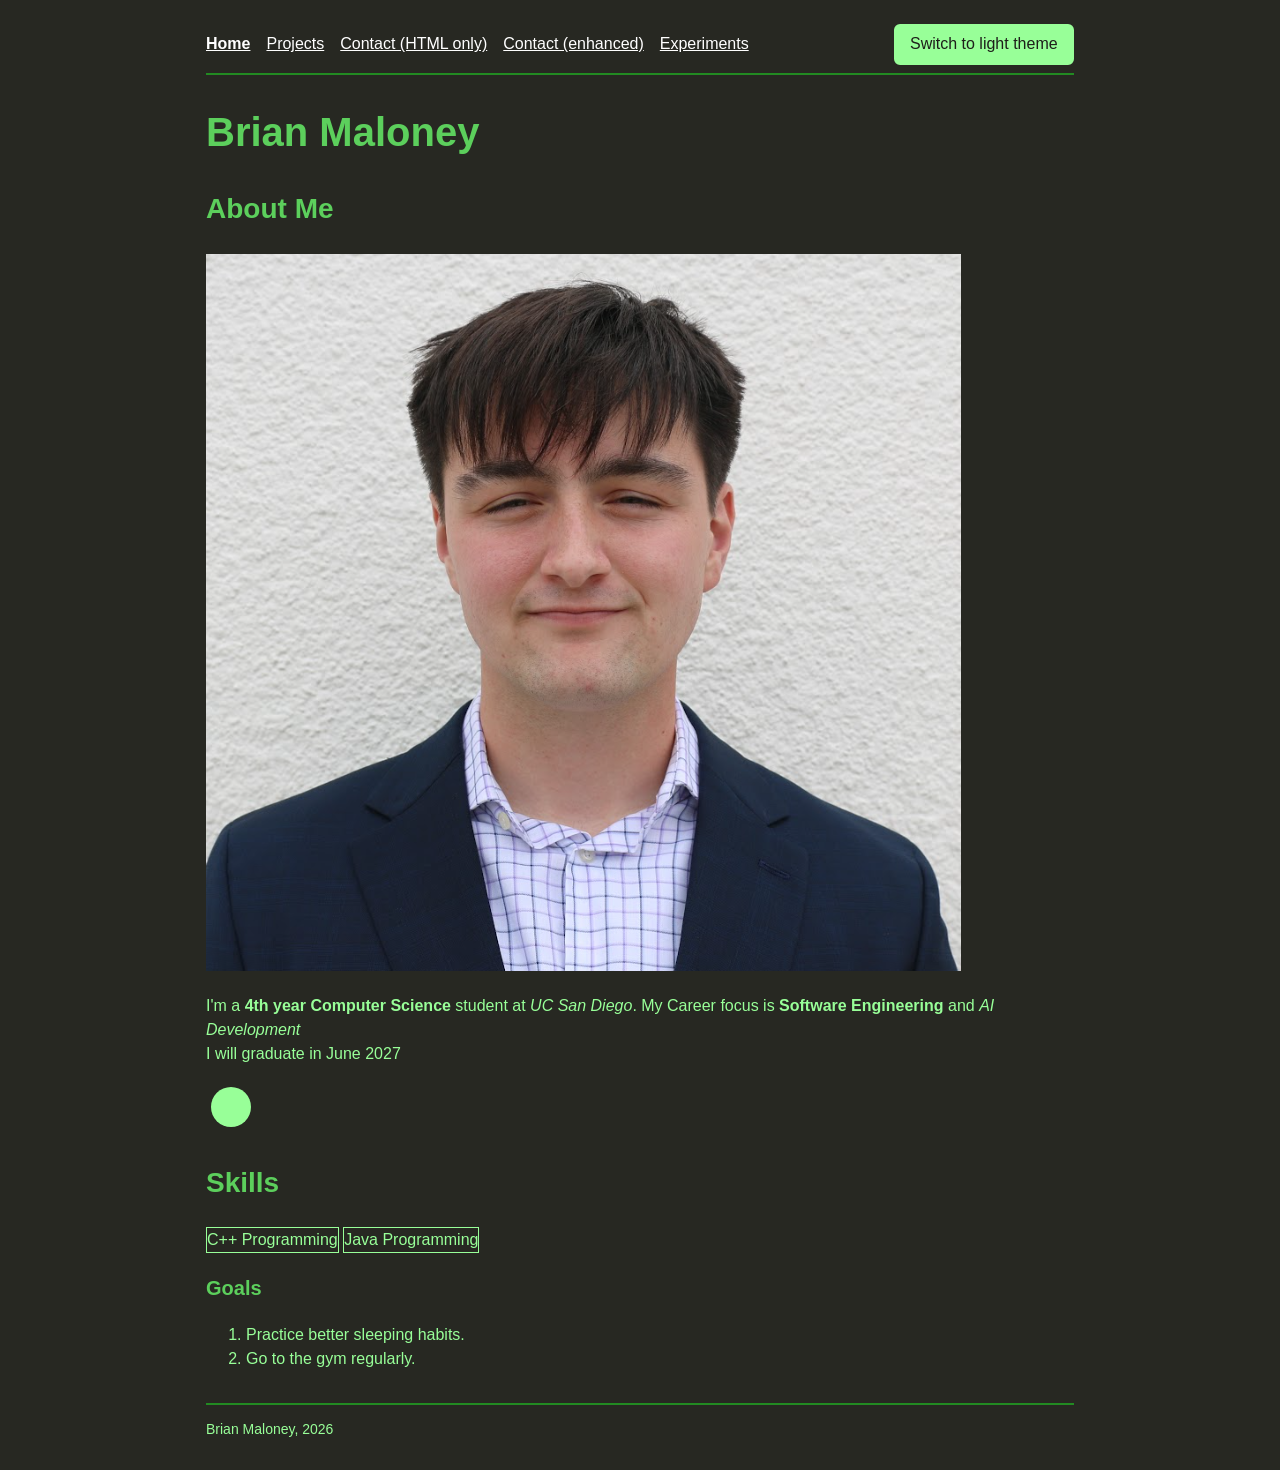
<file: index.html>
<!DOCTYPE html>
<html lang="en">
<head>
  <meta charset="utf-8">
  <meta name="viewport" content="width=device-width, initial-scale=1">
  <title>Brian Maloney - Home</title>
  <link rel="icon" href="favicon.ico">
  <link rel="stylesheet" href="style.css">
  <script src="theme.js"></script>
  <script src="analytics.js" async></script>
  <script>
    customElements.define('hello-world', class extends HTMLElement {
      connectedCallback() { console.log('Hello World!'); }
    });
  </script>
</head>

<body>
  <header>
    <nav>
      <ul>
        <li><a href="index.html" aria-current="page">Home</a></li>
        <li><a href="projects.html">Projects</a></li>
        <li><a href="form-no-js.html">Contact (HTML only)</a></li>
        <li><a href="form-with-js.html">Contact (enhanced)</a></li>
        <li><a href="experiments.html">Experiments</a></li>
      </ul>
    </nav>
    <button type="button" class="theme-toggle" id="theme-toggle" hidden>Switch theme</button>
  </header>
  <main>
    <h1>Brian Maloney</h1>

    <section>
      <h2>About Me</h2>
      <picture>
        <source srcset="profilePhoto.png">
        <img src="profilePhoto.png" width="755" height="717" alt="A photo of Brian Maloney, the author.">
      </picture>
      <p>I'm a <strong> 4th year Computer Science</strong> student at <em>UC San Diego</em>. My Career focus is <b>Software Engineering</b> and <i>AI Development</i> <br>
      I will graduate in <span> June 2027</span></p>
      <svg width="50" height="50">
        <circle cx="25" cy="25" r="20" fill="currentColor" />
      </svg>
    </section>

    <section>
      <h2>Skills</h2>
      <div>
        <skill-tag> C++ Programming </skill-tag>
        <skill-tag> Java Programming</skill-tag>
      </div>
      <h3>Goals</h3>
      <ol>
        <li> Practice better sleeping habits. </li>
        <li> Go to the gym regularly.</li>
      </ol>
    </section>
    <noscript><p>JavaScript is off.</p></noscript>
    <hello-world></hello-world>
  </main>
  <footer>
    <p>Brian Maloney, 2026</p>
  </footer>
</body>
</html>
</file>
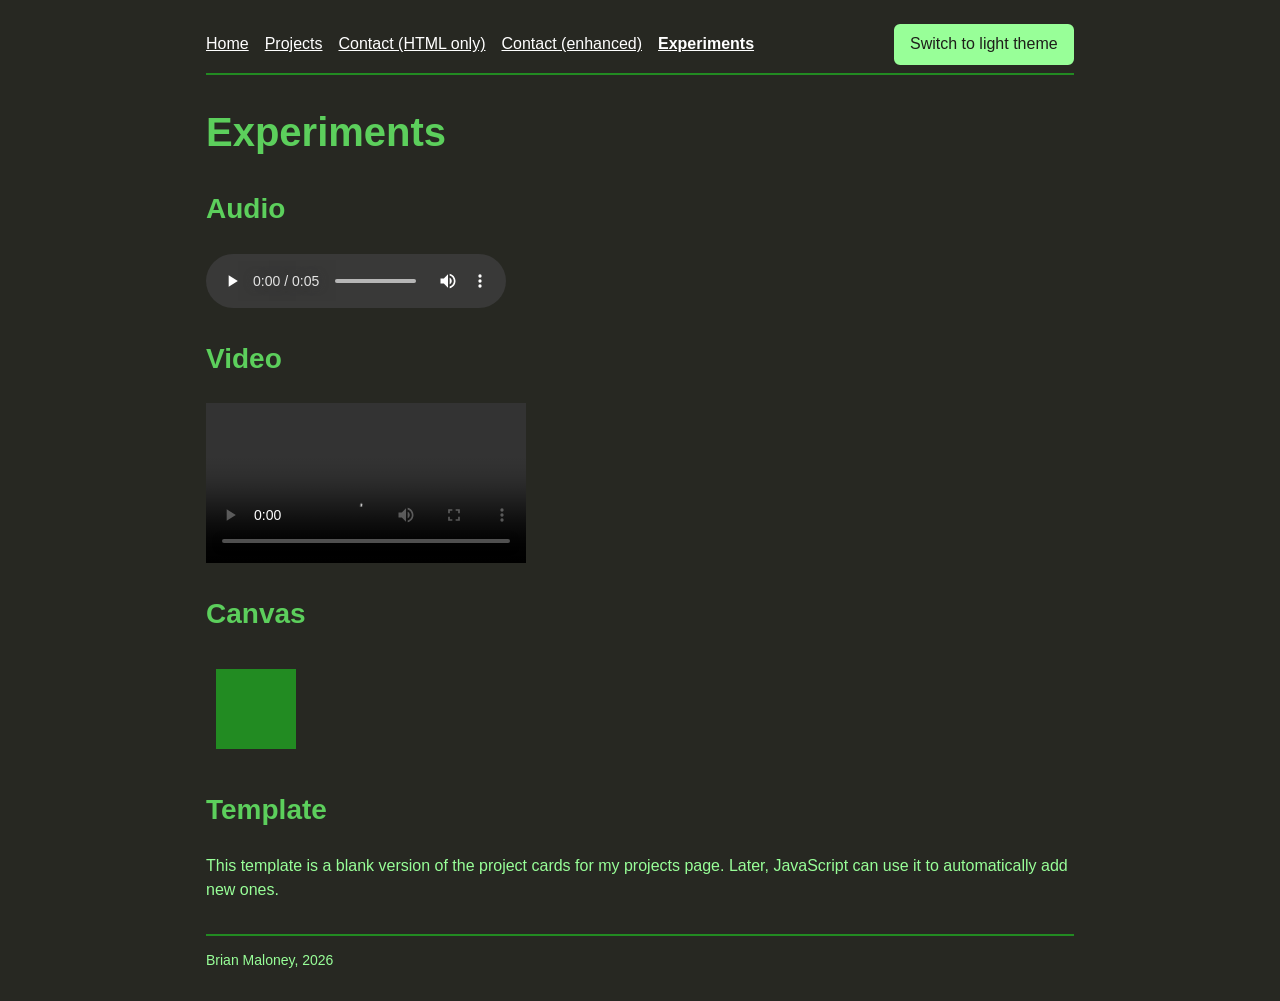
<file: experiments.html>
<!DOCTYPE html>
<html lang="en">
<head>
  <meta charset="utf-8">
  <meta name="viewport" content="width=device-width, initial-scale=1">
  <title>Brian Maloney - Experiments</title>
  <link rel="stylesheet" href="style.css">
  <script src="theme.js"></script>
</head>
<body>
  <header>
    <nav>
      <ul>
        <li><a href="index.html">Home</a></li>
        <li><a href="projects.html">Projects</a></li>
        <li><a href="form-no-js.html">Contact (HTML only)</a></li>
        <li><a href="form-with-js.html">Contact (enhanced)</a></li>
        <li><a href="experiments.html" aria-current="page">Experiments</a></li>
      </ul>
    </nav>
    <button type="button" class="theme-toggle" id="theme-toggle" hidden>Switch theme</button>
  </header>
  <main>
    <h1>Experiments</h1>

    <section>
      <h2>Audio</h2>
      <audio controls>
        <source src="IMG_8947.mp3" type="audio/mpeg">
      </audio>
    </section>

    <section>
      <h2>Video</h2>
      <video controls width="320">
        <source src="5790141-hd_1920_1080_30fps.mp4" type="video/mp4">
      </video>
    </section>

    <section>
      <h2>Canvas</h2>
      <canvas id="box" width="100" height="100"></canvas>
      <script>
        const ctx = document.getElementById('box').getContext('2d');
        ctx.fillStyle = getComputedStyle(document.documentElement).getPropertyValue('--accent');
        ctx.fillRect(10, 10, 80, 80);
      </script>
    </section>

    <section>
      <h2>Template</h2>
      <template>
        <article>
          <h3>Project title</h3>
          <p>Project description</p>
          <button type="button">More deets</button>
        </article>
      </template>
      <p>This template is a blank version of the project cards for my projects page. Later, JavaScript can use it to automatically add new ones.</p>
    </section>
  </main>
  <footer>
    <p>Brian Maloney, 2026</p>
  </footer>
</body>
</html>
</file>
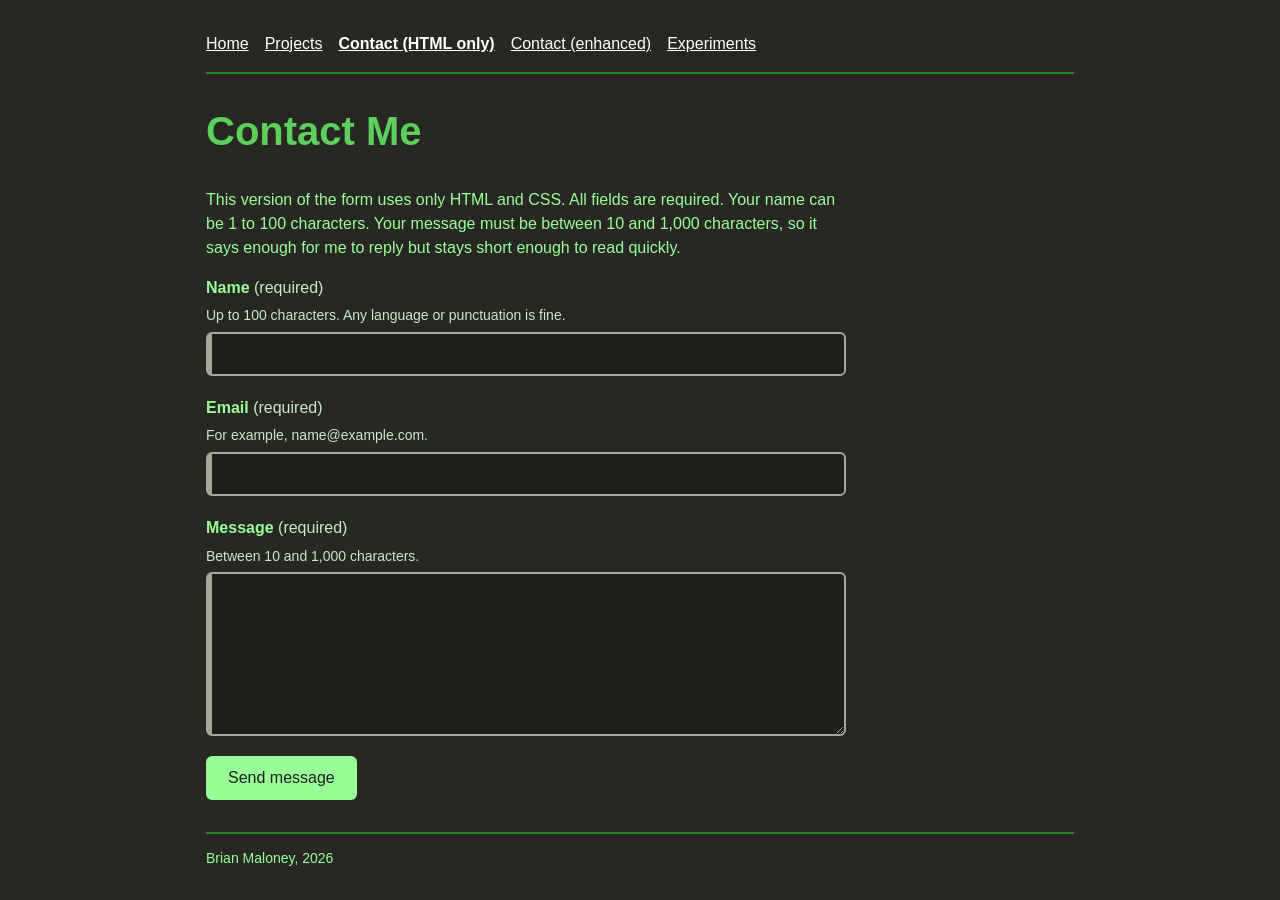
<file: form-no-js.html>
<!DOCTYPE html>
<html lang="en">
<head>
  <meta charset="utf-8">
  <meta name="viewport" content="width=device-width, initial-scale=1">
  <title>Brian Maloney - Contact (HTML only)</title>
  <link rel="stylesheet" href="style.css">
</head>
<body>
  <header>
    <nav>
      <ul>
        <li><a href="index.html">Home</a></li>
        <li><a href="projects.html">Projects</a></li>
        <li><a href="form-no-js.html" aria-current="page">Contact (HTML only)</a></li>
        <li><a href="form-with-js.html">Contact (enhanced)</a></li>
        <li><a href="experiments.html">Experiments</a></li>
      </ul>
    </nav>
  </header>
  <main>
    <h1>Contact Me</h1>

    <p class="form-instructions">
      This version of the form uses only HTML and CSS. All fields are required.
      Your name can be 1 to 100 characters. Your message must be between 10 and
      1,000 characters, so it says enough for me to reply but stays short enough to read quickly.
    </p>

    <form class="contact-form" action="https://httpbin.org/post" method="post">
      <div class="field">
        <label for="name">Name <span class="required-note">(required)</span></label>
        <p class="hint" id="name-hint">Up to 100 characters. Any language or punctuation is fine.</p>
        <input type="text" id="name" name="name" autocomplete="name"
               required minlength="1" maxlength="100" aria-describedby="name-hint">
      </div>

      <div class="field">
        <label for="email">Email <span class="required-note">(required)</span></label>
        <p class="hint" id="email-hint">For example, name@example.com.</p>
        <input type="email" id="email" name="email" autocomplete="email"
               required aria-describedby="email-hint">
      </div>

      <div class="field">
        <label for="comments">Message <span class="required-note">(required)</span></label>
        <p class="hint" id="comments-hint">Between 10 and 1,000 characters.</p>
        <textarea id="comments" name="comments" rows="6"
                  required minlength="10" maxlength="1000" aria-describedby="comments-hint"></textarea>
      </div>

      <input type="hidden" name="possible_bot" value="true">

      <button type="submit">Send message</button>
    </form>
  </main>
  <footer>
    <p>Brian Maloney, 2026</p>
  </footer>
</body>
</html>
</file>
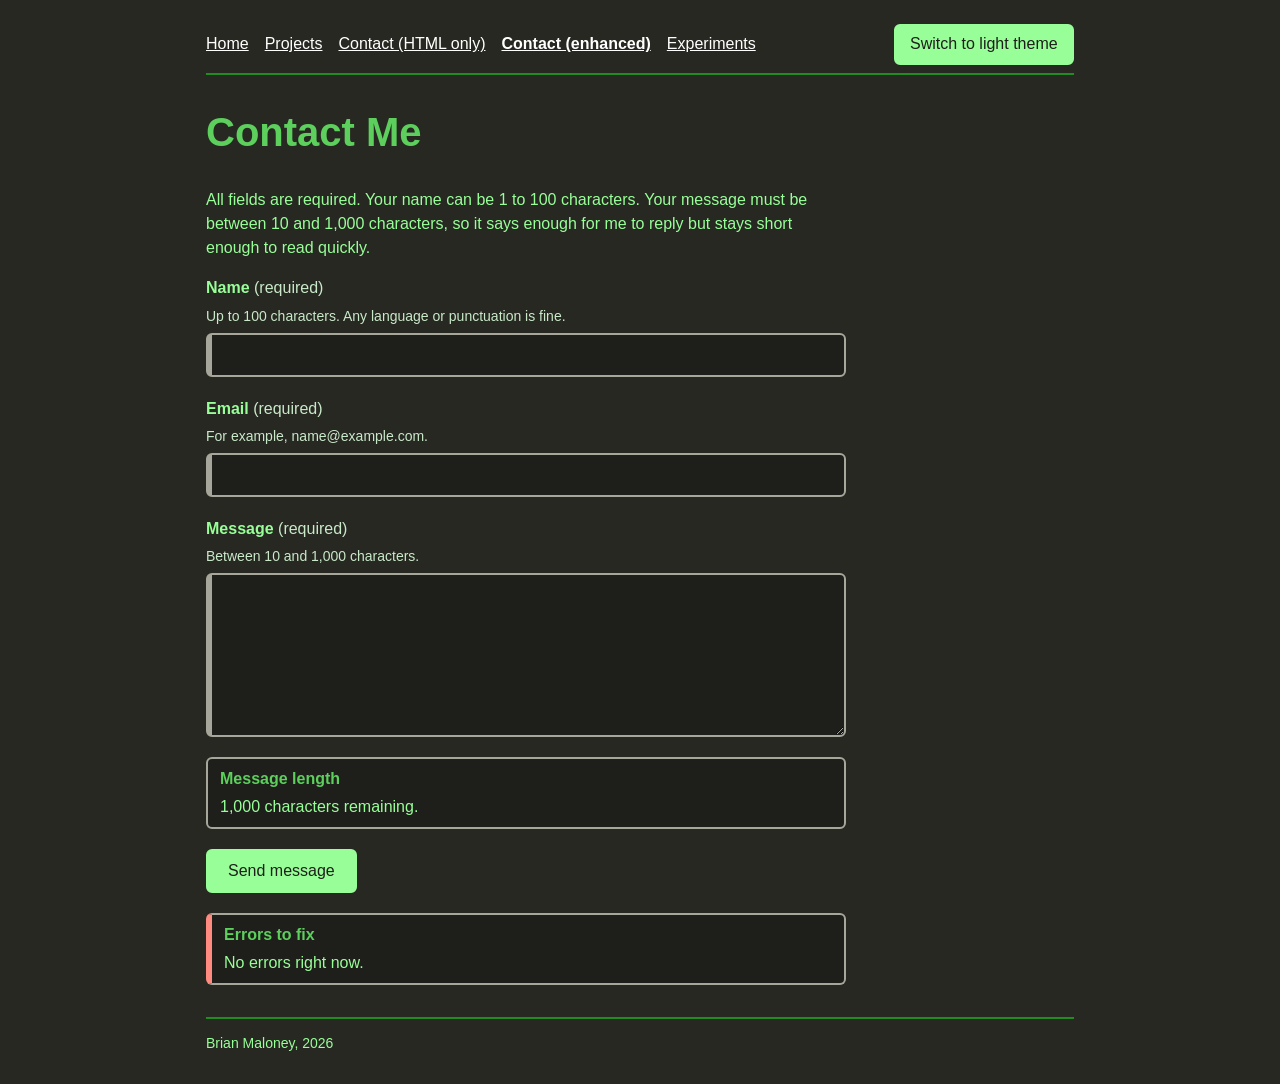
<file: form-with-js.html>
<!DOCTYPE html>
<html lang="en">
<head>
  <meta charset="utf-8">
  <meta name="viewport" content="width=device-width, initial-scale=1">
  <title>Brian Maloney - Contact (enhanced)</title>
  <link rel="stylesheet" href="style.css">
  <script src="theme.js"></script>
  <script src="form.js" defer></script>
</head>
<body>
  <header>
    <nav>
      <ul>
        <li><a href="index.html">Home</a></li>
        <li><a href="projects.html">Projects</a></li>
        <li><a href="form-no-js.html">Contact (HTML only)</a></li>
        <li><a href="form-with-js.html" aria-current="page">Contact (enhanced)</a></li>
        <li><a href="experiments.html">Experiments</a></li>
      </ul>
    </nav>
    <button type="button" class="theme-toggle" id="theme-toggle" hidden>Switch theme</button>
  </header>
  <main>
    <h1>Contact Me</h1>

    <p class="form-instructions">
      All fields are required. Your name can be 1 to 100 characters. Your message
      must be between 10 and 1,000 characters, so it says enough for me to reply
      but stays short enough to read quickly.
    </p>

    <form class="contact-form" id="contact-form" action="https://httpbin.org/post" method="post">
      <div class="field">
        <label for="name">Name <span class="required-note">(required)</span></label>
        <p class="hint" id="name-hint">Up to 100 characters. Any language or punctuation is fine.</p>
        <input type="text" id="name" name="name" autocomplete="name"
               required minlength="1" maxlength="100" aria-describedby="name-hint">
      </div>

      <div class="field">
        <label for="email">Email <span class="required-note">(required)</span></label>
        <p class="hint" id="email-hint">For example, name@example.com.</p>
        <input type="email" id="email" name="email" autocomplete="email"
               required aria-describedby="email-hint">
      </div>

      <div class="field">
        <label for="comments">Message <span class="required-note">(required)</span></label>
        <p class="hint" id="comments-hint">Between 10 and 1,000 characters.</p>
        <textarea id="comments" name="comments" rows="6"
                  required minlength="10" maxlength="1000"
                  aria-describedby="comments-hint char-count"></textarea>
      </div>

      <!-- Information area: only useful with JavaScript, so hidden until form.js runs -->
      <div class="message-area info-area" id="info-area" hidden>
        <h2 id="info-heading">Message length</h2>
        <p class="char-count" id="char-count">1,000 characters remaining.</p>
        <!-- Announces only threshold changes, not every keystroke -->
        <p class="visually-hidden" id="char-status" aria-live="polite"></p>
      </div>

      <input type="hidden" name="possible_bot" value="true">
      <input type="hidden" name="form-errors" id="form-errors" value="">

      <button type="submit">Send message</button>

      <!-- Error area: the list is a polite live region so new errors are announced -->
      <div class="message-area error-area" id="error-area" hidden>
        <h2 id="error-heading">Errors to fix</h2>
        <p id="error-empty">No errors right now.</p>
        <ul id="error-list" aria-live="polite" aria-labelledby="error-heading"></ul>
      </div>
    </form>
  </main>
  <footer>
    <p>Brian Maloney, 2026</p>
  </footer>
</body>
</html>
</file>
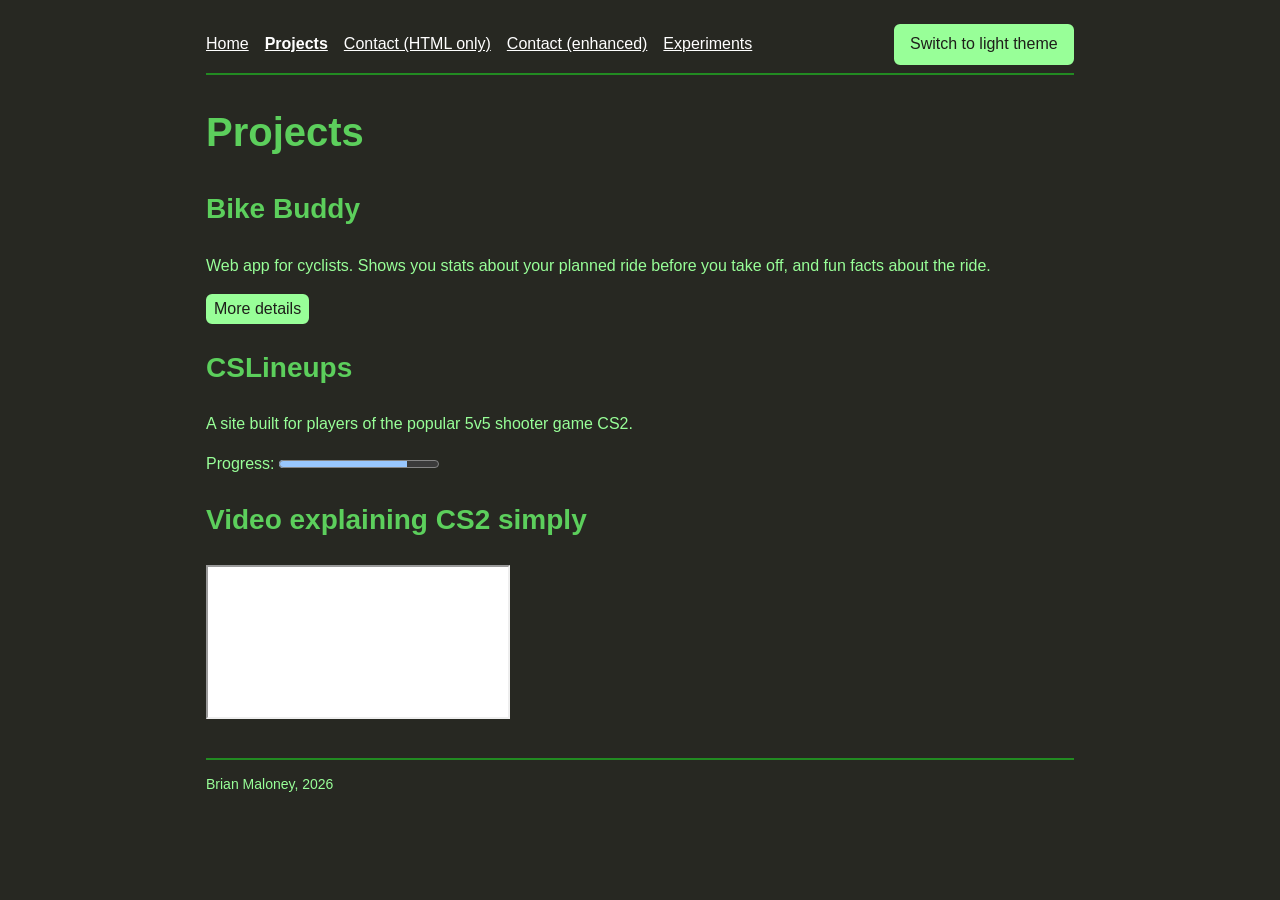
<file: projects.html>
<!DOCTYPE html>
<html lang="en">
<head>
  <meta charset="utf-8">
  <meta name="viewport" content="width=device-width, initial-scale=1">
  <link rel="stylesheet" href="style.css">
  <script src="theme.js"></script>
  <title>Brian Maloney - Projects</title>
</head>
<body>
  <header>
    <nav>
      <ul>
        <li><a href="index.html">Home</a></li>
        <li><a href="projects.html" aria-current="page">Projects</a></li>
        <li><a href="form-no-js.html">Contact (HTML only)</a></li>
        <li><a href="form-with-js.html">Contact (enhanced)</a></li>
        <li><a href="experiments.html">Experiments</a></li>
      </ul>
    </nav>
    <button type="button" class="theme-toggle" id="theme-toggle" hidden>Switch theme</button>
  </header>
  <main>
    <h1>Projects</h1>

    <article>
      <h2>Bike Buddy</h2>
      <p>Web app for cyclists. Shows you stats about your planned ride before you take off, and fun facts about the ride.</p>
      <button type="button" commandfor="bike-buddy-details" command="show-modal">More details</button>
      <dialog id="bike-buddy-details">
        <p>Built by a group of friends and I at my first hackathon in 2024.</p>
        <button type="button" commandfor="bike-buddy-details" command="close">Close</button>
      </dialog>
    </article>

    <article>
      <h2>CSLineups</h2>
      <p>A site built for players of the popular 5v5 shooter game CS2.</p>
      <p>Progress: <progress value="80" max="100">80%</progress></p>
    </article>

    <section>
      <h2>Video explaining CS2 simply</h2>
      <iframe src="https://www.youtube.com/embed/RIZWzT_RL6Y" title="Video explaining CS2 in 6 minutes"></iframe>
    </section>
  </main>
  <footer>
    <p>Brian Maloney, 2026</p>
  </footer>
</body>
</html>
</file>
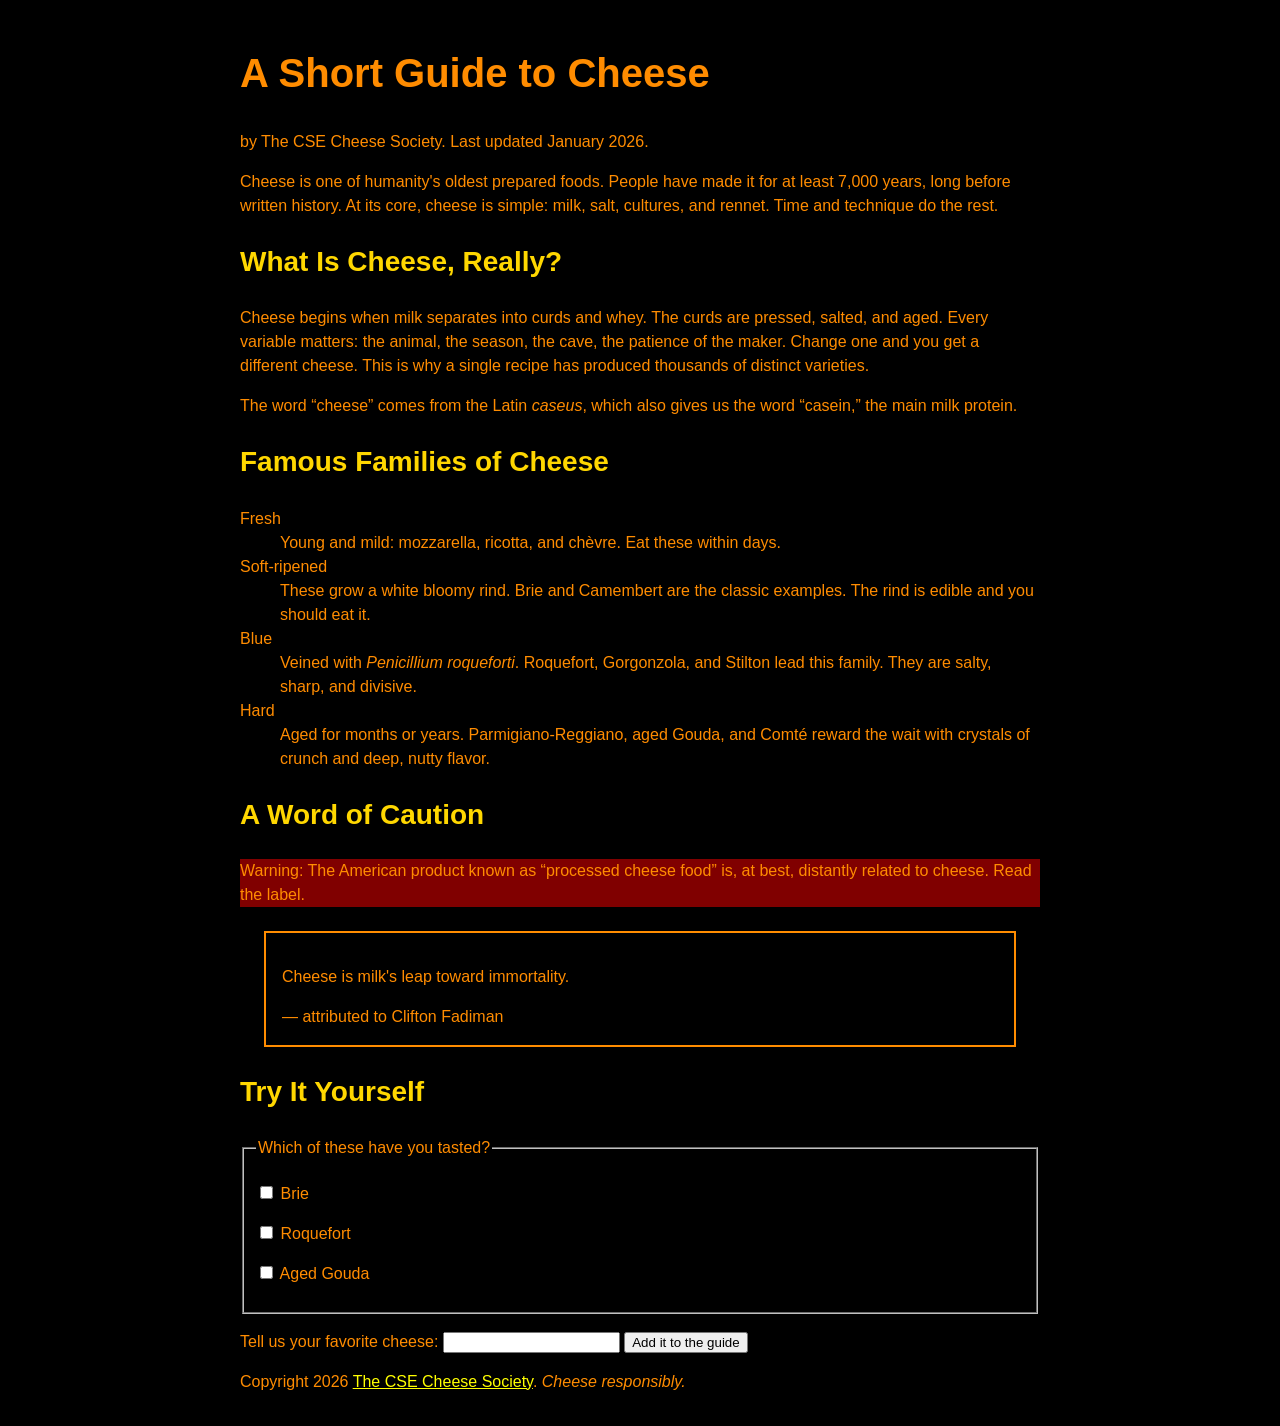
<file: part1/cheese.html>
<!DOCTYPE html>
<html lang="en">
<head>
  <meta charset="UTF-8">
  <meta name="viewport" content="width=device-width, initial-scale=1">
  <link rel="stylesheet" href="cheese.css">
  <title>A Short Guide to Cheese</title>
</head>
<body>
  <header>
    <h1>A Short Guide to Cheese</h1>
    <p>by The CSE Cheese Society. Last updated <time datetime="2026-01">January 2026</time>.</p>
  </header>

  <main>
    <article>
      <p>Cheese is one of humanity's oldest prepared foods. People have made
      it for at least 7,000 years, long before written history. At its core,
      cheese is simple: milk, salt, cultures, and rennet. Time and technique
      do the rest.</p>

      <section>
        <h2>What Is Cheese, Really?</h2>
        <p>Cheese begins when milk separates into curds and whey. The curds
        are pressed, salted, and aged. Every variable matters: the animal,
        the season, the cave, the patience of the maker. Change one and you
        get a different cheese. This is why a single recipe has produced
        thousands of distinct varieties.</p>
        <p>The word <q>cheese</q> comes from the Latin
        <span class="latin" lang="la">caseus</span>, which also gives us the word
        <q>casein,</q> the main milk protein.</p>
      </section>

      <section>
        <h2>Famous Families of Cheese</h2>

        <dl>
          <dt>Fresh</dt>
          <dd>Young and mild: mozzarella, ricotta, and
          <span lang="fr">chèvre</span>. Eat these within days.</dd>

          <dt>Soft-ripened</dt>
          <dd>These grow a white bloomy rind. Brie and Camembert are the
          classic examples. The rind is edible and you should eat it.</dd>

          <dt>Blue</dt>
          <dd>Veined with <span class="latin" lang="la">Penicillium
          roqueforti</span>. Roquefort, Gorgonzola, and Stilton lead this
          family. They are salty, sharp, and divisive.</dd>

          <dt>Hard</dt>
          <dd>Aged for months or years. Parmigiano-Reggiano, aged Gouda,
          and <span lang="fr">Comté</span> reward the wait with crystals
          of crunch and deep, nutty flavor.</dd>
        </dl>
      </section>

      <section>
        <h2>A Word of Caution</h2>
        <p id="warning">Warning: The American product known as
        <q>processed cheese food</q> is, at best, distantly related to
        cheese. Read the label.</p>

        <blockquote>
          <p>Cheese is milk's leap toward immortality.</p>
          <footer>— attributed to Clifton Fadiman</footer>
        </blockquote>
      </section>

      <section>
        <h2>Try It Yourself</h2>
        <form>
          <fieldset>
            <legend>Which of these have you tasted?</legend>
            <p><input type="checkbox" id="c-brie" name="tasted" value="brie">
               <label for="c-brie">Brie</label></p>
            <p><input type="checkbox" id="c-roquefort" name="tasted" value="roquefort">
               <label for="c-roquefort">Roquefort</label></p>
            <p><input type="checkbox" id="c-gouda" name="tasted" value="gouda">
               <label for="c-gouda">Aged Gouda</label></p>
          </fieldset>
          <p>
            <label for="fav">Tell us your favorite cheese:</label>
            <input type="text" id="fav" name="favorite">
            <button type="submit">Add it to the guide</button>
          </p>
        </form>
      </section>
    </article>
  </main>
  <footer>
    <p>Copyright 2026 <a href="https://example.com/cheese-society">The CSE
    Cheese Society</a>. <em>Cheese responsibly.</em></p>
  </footer>
</body>
</html>
</file>
<file: style.css>
/*
Brian Maloney
CSE 134 Homework 4
*/

/* =========================================================
   1. THEME VARIABLES (Part 4.1)
   The dark theme is the default, so pages stay readable with
   JavaScript off (and form-no-js.html never runs JS).
   theme.js sets <html data-theme="light"> to switch themes.
   ========================================================= */
:root {
    color-scheme: dark;              /* native controls/scrollbars match */

    --bg: #272822;                   /* monokai grey */
    --text: #98ff98;                 /* mint green */
    --text-muted: #c9e9c9;
    --heading: #5ccf5c;              /* brighter forest green: 7.5:1 contrast */
    --accent: forestgreen;           /* decorative borders */
    --link: #ffffff;
    --focus: #ffffff;

    --input-bg: #1e1f1a;
    --input-text: #f2fff2;
    --input-border: #a6a69a;
    --button-bg: #98ff98;
    --button-text: #1e1f1a;

    --error: #ff8a80;
    --success: #98ff98;
    --warning: #ffd166;
    --panel-bg: #1e1f1a;

    --main-font: Verdana, sans-serif;
    --page-width: 900px;
}

:root[data-theme="light"] {
    color-scheme: light;

    --bg: #f7f7f2;
    --text: #1d3b1d;
    --text-muted: #3d5a3d;
    --heading: #1f6b1f;
    --accent: #2e8b2e;
    --link: #0b4f9e;
    --focus: #0b57d0;

    --input-bg: #ffffff;
    --input-text: #1d3b1d;
    --input-border: #5f6b5f;
    --button-bg: #1f6b1f;
    --button-text: #ffffff;

    --error: #b3261e;
    --success: #1f6b1f;
    --warning: #7a4f00;
    --panel-bg: #ffffff;
}

/* =========================================================
   2. BASE STYLES (from Homework 3, now using variables)
   ========================================================= */
*,
*::before,
*::after {
    box-sizing: border-box;
}

[hidden] {
    display: none !important;
}

body {
    font-family: var(--main-font);
    color: var(--text);
    background-color: var(--bg);
    line-height: 1.5;
    max-width: var(--page-width);
    margin: 0 auto;
    padding: 1rem;
}

h1, h2, h3 {
    color: var(--heading);
}

h1 { font-size: 2.5rem; }
h2 { font-size: 1.75rem; }
h3 { font-size: 1.25rem; }

a {
    color: var(--link);
}

a:hover {
    text-decoration: none; /* removes underline */
}

/* One visible focus style for every interactive element, in both themes.
   outline does not take up space, so focusing never shifts the layout. */
a:focus-visible,
input:focus-visible,
textarea:focus-visible,
button:focus-visible {
    outline: 3px solid var(--focus);
    outline-offset: 2px;
}

skill-tag {
    display: inline-block;
    border: 1px solid;
}

/* Child combinator: selects only the direct children of an element */
nav > ul {
    display: flex;
    flex-wrap: wrap;
    gap: 1rem;
    list-style: none;
    padding: 0;
}

nav a[aria-current="page"] {
    font-weight: bold;
}

header {
    display: flex;
    flex-wrap: wrap;
    align-items: center;
    justify-content: space-between;
    gap: 0.5rem 1rem;
    border-bottom: 2px solid var(--accent);
}

footer {
    border-top: 2px solid var(--accent);
    margin-top: 2rem;
}

/* Descendant combinator */
footer p {
    font-size: 0.875rem;
}

img,
video,
iframe {
    max-width: 100%;
}

img {
    height: auto;
}

/* Shared button look (theme toggle, submit button) */
button {
    font: inherit;
    color: var(--button-text);
    background-color: var(--button-bg);
    border: 2px solid var(--button-bg);
    border-radius: 0.375rem;
    cursor: pointer;
}

button:hover {
    text-decoration: underline;
}

/* Attribute selector: targets submit buttons */
button[type="submit"] {
    padding: 0.5em 1.25em;
}

/* Theme toggle (hidden in the HTML until theme.js un-hides it) */
.theme-toggle {
    padding: 0.4em 0.9em;
    margin-block: 0.5rem;
}

@media (max-width: 600px) {
    nav > ul {
        flex-direction: column;
        gap: 0.5rem;
    }
}

/* =========================================================
   3. CONTACT FORM LAYOUT (Part 1)
   ========================================================= */
.form-instructions {
    max-width: 40rem;
}

.contact-form {
    display: grid;
    gap: 1.25rem;
    max-width: 40rem;
}

/* Each label sits above its control: a one-column grid */
.field {
    display: grid;
    gap: 0.35rem;
}

.field label {
    font-weight: bold;
}

.required-note {
    font-weight: normal;
    color: var(--text-muted);
}

.hint {
    margin: 0;
    font-size: 0.875rem;
    color: var(--text-muted);
}

.field input,
.field textarea {
    width: 100%;
    font: inherit;
    color: var(--input-text);
    background-color: var(--input-bg);
    /* The border is ALWAYS 2px and the right padding ALWAYS leaves room
       for the status icon, so validation states never shift anything. */
    border: 2px solid var(--input-border);
    border-radius: 0.375rem;
    padding: 0.5rem 2.5rem 0.5rem 0.6rem;
    background-repeat: no-repeat;
    background-position: right 0.6rem top 0.6rem;
    background-size: 1.2rem 1.2rem;
}

.field textarea {
    min-height: 10rem;
    resize: vertical;
}

.contact-form button[type="submit"] {
    justify-self: start;
}

/* =========================================================
   4. VALIDATION STATES (Part 2) — no JavaScript needed
   :required    -> a thicker left edge marks required controls
   :user-invalid / :user-valid only match AFTER the user has
   interacted (or tried to submit), so empty fields are not
   shown as errors on page load.
   Errors use colour + an icon + the browser's message, never
   colour alone.
   ========================================================= */
.field input:required,
.field textarea:required {
    border-left-width: 6px;
    padding-left: calc(0.6rem - 4px); /* keep text in the same spot */
}

.field input:user-invalid,
.field textarea:user-invalid {
    border-color: var(--error);
    border-style: dashed;
    border-left-style: solid;
    /* red circle with "!" */
    background-image: url("data:image/svg+xml,%3Csvg xmlns='http://www.w3.org/2000/svg' viewBox='0 0 20 20'%3E%3Ccircle cx='10' cy='10' r='10' fill='%23c62828'/%3E%3Crect x='9' y='4' width='2' height='8' fill='white'/%3E%3Crect x='9' y='14' width='2' height='2' fill='white'/%3E%3C/svg%3E");
}

.field input:user-valid,
.field textarea:user-valid {
    border-color: var(--success);
    /* green circle with a check mark */
    background-image: url("data:image/svg+xml,%3Csvg xmlns='http://www.w3.org/2000/svg' viewBox='0 0 20 20'%3E%3Ccircle cx='10' cy='10' r='10' fill='%232e7d32'/%3E%3Cpath d='M5 10.5l3 3 7-7' stroke='white' stroke-width='2' fill='none'/%3E%3C/svg%3E");
}

/* =========================================================
   5. JAVASCRIPT MESSAGE AREAS (Part 3, form-with-js.html only)
   ========================================================= */
.message-area {
    border: 2px solid var(--input-border);
    border-radius: 0.375rem;
    background-color: var(--panel-bg);
    padding: 0.5rem 0.75rem;
}

.message-area h2 {
    font-size: 1rem;
    margin: 0 0 0.25rem;
}

.message-area p,
.message-area ul {
    margin: 0;
}

.error-area {
    border-left: 6px solid var(--error);
}

.error-area ul {
    padding-left: 1.25rem;
}

.error-area li {
    color: var(--error);
}

.error-area li a {
    color: inherit;
    font-weight: bold;
}

/* Character counter: the text changes AND an icon is added near the limit */
.char-count.is-warning {
    color: var(--warning);
    font-weight: bold;
}

.char-count.is-warning::before {
    content: "⚠ ";
}

.char-count.is-limit {
    color: var(--warning);
    font-weight: bold;
}

.char-count.is-limit::before {
    content: "⛔ ";
}

/* Text for screen readers only */
.visually-hidden {
    position: absolute;
    width: 1px;
    height: 1px;
    margin: -1px;
    padding: 0;
    overflow: hidden;
    clip: rect(0 0 0 0);
    white-space: nowrap;
    border: 0;
}

/* =========================================================
   6. VIEW TRANSITIONS (Part 4.2)
   - Same-document: theme.js wraps the theme change in
     document.startViewTransition().
   - Cross-document: navigating between pages on this site
     cross-fades (CSS only, works on form-no-js.html too).
   Both are turned off for users who prefer reduced motion.
   ========================================================= */
@media (prefers-reduced-motion: no-preference) {
    @view-transition {
        navigation: auto;
    }

    ::view-transition-old(root),
    ::view-transition-new(root) {
        animation-duration: 0.45s;
    }
}

@media (prefers-reduced-motion: reduce) {
    ::view-transition-group(*),
    ::view-transition-old(*),
    ::view-transition-new(*) {
        animation: none !important;
    }
}
</file>
<file: part1/cheese.css>
/*
Brian Maloney
https://github.com/5ycm/cse134-hw3
*/

body{
    font-family: comic sans ms, sans-serif;
    color:darkorange;
    background-color: black;
    line-height: 1.5;

    max-width: 800px;
    margin: 0 auto;
    padding: 1rem;
}

h1{
    font-size: 2.5rem;
}

h2{
    font-size: 1.75rem;
}

.latin{
    font-style: italic;
}

#warning{
    background-color: maroon;
}

blockquote{
    border: 2px solid darkorange;
    margin: 1.5rem;
    padding: 1rem;
}

a{
    color:yellow;
}

a:hover{
    text-decoration: none;
}

a:focus{
    outline: 3px solid yellow;
}

input:focus{
    outline: 3px solid yellow;
}   

button:focus{
    outline: 3px solid yellow;
}   

h2 {
    color:orange;
}

h2{
    color:gold;
}
</file>
